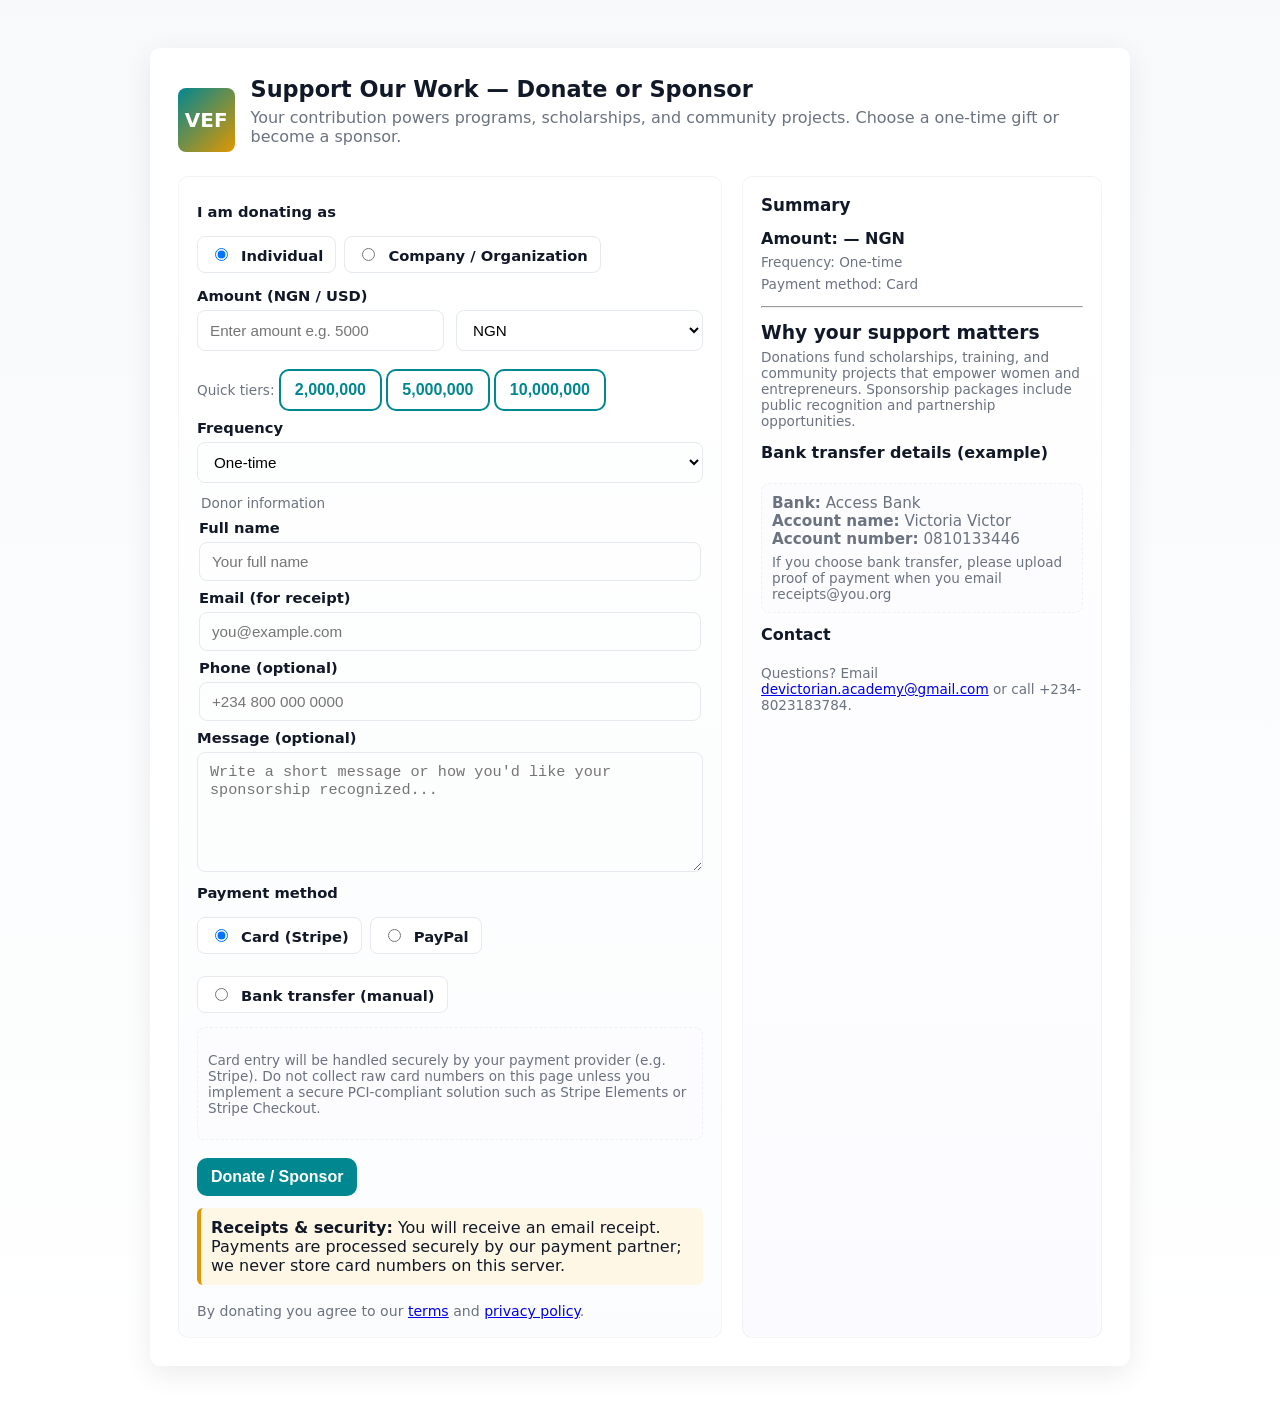
<file: donate.html>
<!doctype html>
<html lang="en">
<head>
  <meta charset="utf-8" />
  <meta name="viewport" content="width=device-width,initial-scale=1" />
  <title>Donate / Sponsor — VEF (VICTORIAN EMPOWERMENT FOUNDATION)</title>
  <meta name="description" content="Support our work — donate or sponsor our programs. Secure payments, receipts and corporate sponsorship options." />
  <style>
    /* Basic modern, responsive styling */
    :root{
      --bg:#f7f9fb;
      --card:#ffffff;
      --accent:#018790; /* change to your brand */
      --accent-2:#E09700;
      --muted:#6b7280;
      --radius:10px;
      --max-width:980px;
    }
    *{box-sizing:border-box}
    body{
      margin:0;
      font-family: Inter, system-ui, -apple-system, "Segoe UI", Roboto, "Helvetica Neue", Arial;
      background:linear-gradient(180deg, var(--bg), #ffffff);
      color:#111827;
      -webkit-font-smoothing:antialiased;
      -moz-osx-font-smoothing:grayscale;
      padding:24px;
      display:flex;
      align-items:flex-start;
      justify-content:center;
      min-height:100vh;
    }
    .container{
      width:100%;
      max-width:var(--max-width);
      background:var(--card);
      border-radius:var(--radius);
      box-shadow:0 8px 28px rgba(2,6,23,0.08);
      padding:28px;
      margin:24px;
    }
    header{
      display:flex;
      gap:16px;
      align-items:center;
      margin-bottom:12px;
    }
    .logo{
      width:64px;height:64px;border-radius:8px;background:linear-gradient(135deg,var(--accent),var(--accent-2));display:flex;align-items:center;justify-content:center;color:white;font-weight:700;font-size:20px;
    }
    h1{font-size:1.4rem;margin:0}
    p.lead{margin:6px 0 18px;color:var(--muted)}
    .grid{
      display:grid;
      grid-template-columns: 1fr 360px;
      gap:20px;
    }
    @media (max-width:920px){ .grid{grid-template-columns: 1fr} }

    /* form card */
    form.card{
      background:linear-gradient(180deg, #fff, #fbfcfd);
      padding:18px;
      border-radius:10px;
      border:1px solid rgba(2,6,23,0.04);
    }
    label{display:block;font-weight:600;margin:8px 0 6px;font-size:0.92rem}
    .hint{font-weight:400;color:var(--muted);font-size:0.9rem;margin-bottom:8px}
    input[type="text"], input[type="email"], input[type="tel"], select, textarea, input[type="number"]{
      width:100%;
      padding:10px 12px;
      border-radius:8px;
      border:1px solid #e6e9ee;
      font-size:0.95rem;
      background:transparent;
    }
    textarea{min-height:120px;resize:vertical}
    .row{display:flex;gap:12px}
    .row .col{flex:1}
    .options{display:flex;gap:8px;flex-wrap:wrap;margin:8px 0}
    .option{
      border:1px solid #e6e9ee;padding:8px 12px;border-radius:8px;cursor:pointer;
      user-select:none;background:white;
    }
    .option input{margin-right:8px}
    .small{font-size:0.85rem;color:var(--muted)}
    .right-card{
      background:linear-gradient(180deg,#fff,#fbfbff);
      padding:18px;border-radius:10px;border:1px solid rgba(2,6,23,0.04);
      height:100%;
    }
    .summary{font-weight:600;margin-top:8px}
    .btn{
      display:inline-block;padding:10px 14px;border-radius:10px;border:0;font-weight:700;
      background:var(--accent);color:white;cursor:pointer;font-size:1rem;margin-top:12px;
    }
    .btn.secondary{background:transparent;color:var(--accent);border:2px solid var(--accent)}
    .muted-box{background:#fcfcff;padding:10px;border-radius:8px;border:1px dashed #eef2f7;color:var(--muted);font-size:0.95rem}
    .notice{background:#fff7e6;border-left:4px solid var(--accent-2);padding:10px;border-radius:6px;margin-top:12px}
    .footer{margin-top:18px;font-size:0.88rem;color:var(--muted)}

    /* accessibility focus */
    input:focus,select:focus,textarea:focus{outline:3px solid rgba(1,135,144,0.14);outline-offset:2px}
    .error{color:#b91c1c;font-size:0.88rem;margin-top:6px}
    .hidden{display:none}
    .small-muted{font-size:0.85rem;color:var(--muted);margin-top:6px}

  </style>
</head>
<body>
  <div class="container" role="main">
    <header>
      <div class="logo" aria-hidden="true">VEF</div>
      <div>
        <h1>Support Our Work — Donate or Sponsor</h1>
        <p class="lead">Your contribution powers programs, scholarships, and community projects. Choose a one-time gift or become a sponsor.</p>
      </div>
    </header>

    <div class="grid" aria-labelledby="donate-heading">
      <section id="form-section" class="card" aria-label="Donation and sponsorship form">
        <form id="donationForm" class="card" novalidate>
          <input type="hidden" name="campaign" value="general-fund" />
          <!-- Donor type -->
          <label for="donorType">I am donating as</label>
          <div class="options" role="radiogroup" aria-labelledby="donorType">
            <label class="option"><input type="radio" name="donorType" value="individual" checked /> Individual</label>
            <label class="option"><input type="radio" name="donorType" value="company" /> Company / Organization</label>
          </div>

          <!-- Amount -->
          <label for="amount">Amount (NGN / USD)</label>
          <div class="row" aria-hidden="false">
            <input id="amount" name="amount" type="number" min="1" step="any" placeholder="Enter amount e.g. 5000" required />
            <select id="currency" name="currency" title="Currency">
              <option value="NGN">NGN</option>
              <option value="USD">USD</option>
              <option value="EUR">EUR</option>
            </select>
          </div>
          <div class="small-muted">Quick tiers:
            <button type="button" class="btn secondary" data-amount="2000">2,000,000</button>
            <button type="button" class="btn secondary" data-amount="5000">5,000,000</button>
            <button type="button" class="btn secondary" data-amount="10000">10,000,000</button>
          </div>

          <!-- recurring -->
          <label for="frequency">Frequency</label>
          <select id="frequency" name="frequency">
            <option value="one_time">One-time</option>
            <option value="monthly">Monthly</option>
            <option value="yearly">Yearly</option>
          </select>

          <!-- sponsorship / corporate fields -->
          <div id="companyFields" class="hidden" aria-hidden="true">
            <label for="companyName">Company / Organization Name</label>
            <input id="companyName" name="companyName" type="text" placeholder="e.g. Acme Ltd" />

            <label for="companyLogo">Company logo (optional)</label>
            <input id="companyLogo" name="companyLogo" type="file" accept="image/*" />

            <label for="sponsorshipTier">Sponsorship Tier</label>
            <select id="sponsorshipTier" name="sponsorshipTier">
              <option value="">Select a tier (optional)</option>
              <option value="bronze">Bronze — branding on web (₦5,000,000)</option>
              <option value="silver">Silver — web + eve888888888888nt mention (₦150,000,000)</option>
              <option value="gold">Gold — partner page + event + press (₦500,000,000)</option>
            </select>
            <p class="small muted-box">Need a tailored sponsorship package? Use the message box below to request a proposal for in-kind or larger partnerships.</p>
          </div>

          <!-- donor details -->
          <fieldset style="border:0;padding:0;margin-top:12px">
            <legend class="small">Donor information</legend>
            <label for="fullName">Full name</label>
            <input id="fullName" name="fullName" type="text" placeholder="Your full name" required />

            <label for="email">Email (for receipt)</label>
            <input id="email" name="email" type="email" placeholder="you@example.com" required />

            <label for="phone">Phone (optional)</label>
            <input id="phone" name="phone" type="tel" placeholder="+234 800 000 0000" />
          </fieldset>

          <label for="message">Message (optional)</label>
          <textarea id="message" name="message" placeholder="Write a short message or how you'd like your sponsorship recognized..."></textarea>

          <!-- payment method choices -->
          <label for="paymentMethod">Payment method</label>
          <div class="options" role="radiogroup" aria-labelledby="paymentMethod">
            <label class="option"><input type="radio" name="paymentMethod" value="card" checked /> Card (Stripe)</label>
            <label class="option"><input type="radio" name="paymentMethod" value="paypal" /> PayPal</label>
            <label class="option"><input type="radio" name="paymentMethod" value="bank" /> Bank transfer (manual)</label>
          </div>

          <!-- card placeholder - real card collection must use Stripe Elements or hosted checkout -->
          <div id="cardPlaceholder" class="muted-box">
            <p class="small">Card entry will be handled securely by your payment provider (e.g. Stripe). Do not collect raw card numbers on this page unless you implement a secure PCI-compliant solution such as Stripe Elements or Stripe Checkout.</p>
          </div>

          <div id="formErrors" class="error" aria-live="polite" role="status"></div>

          <button type="submit" class="btn" id="donateBtn">Donate / Sponsor</button>

          <div class="notice" role="note">
            <strong>Receipts & security:</strong> You will receive an email receipt. Payments are processed securely by our payment partner; we never store card numbers on this server.
          </div>

          <div class="footer">
            By donating you agree to our <a href="#" target="_blank">terms</a> and <a href="#" target="_blank">privacy policy</a>.
          </div>
        </form>
      </section>

      <aside class="right-card" aria-label="Donation summary and info">
        <h2 style="margin-top:0;font-size:1.05rem">Summary</h2>
        <div class="summary" id="summaryAmount">Amount: —</div>
        <div class="small-muted" id="summaryFrequency">Frequency: —</div>
        <div class="small-muted" id="summaryMethod">Payment method: —</div>

        <hr style="margin:14px 0" />
        <h3 style="margin:0.4rem 0 6px">Why your support matters</h3>
        <p class="small-muted">Donations fund scholarships, training, and community projects that empower women and entrepreneurs. Sponsorship packages include public recognition and partnership opportunities.</p>

        <h4 style="margin-top:12px">Bank transfer details (example)</h4>
        <div class="muted-box" id="bankDetails">
          <div><strong>Bank:</strong> Access Bank</div>
          <div><strong>Account name:</strong> Victoria Victor</div>
          <div><strong>Account number:</strong> 0810133446</div>
          <div class="small-muted">If you choose bank transfer, please upload proof of payment when you email receipts@you.org</div>
        </div>

        <h4 style="margin-top:12px">Contact</h4>
        <p class="small-muted">Questions? Email <a href="mailto:devictorian.academy@gmail.com">devictorian.academy@gmail.com</a> or call +234-8023183784.</p>
      </aside>
    </div>
  </div>

  <script>
    // --- small front-end behavior: tier buttons, show company fields, client-side validation, and fake submit flow
    (function(){
      const form = document.getElementById('donationForm');
      const amountInput = document.getElementById('amount');
      const currency = document.getElementById('currency');
      const freq = document.getElementById('frequency');
      const donateBtn = document.getElementById('donateBtn');
      const summaryAmount = document.getElementById('summaryAmount');
      const summaryFrequency = document.getElementById('summaryFrequency');
      const summaryMethod = document.getElementById('summaryMethod');
      const methodRadios = Array.from(document.querySelectorAll('input[name="paymentMethod"]'));
      const donorTypeRadios = Array.from(document.querySelectorAll('input[name="donorType"]'));
      const companyFields = document.getElementById('companyFields');
      const quickBtns = Array.from(document.querySelectorAll('button[data-amount]'));
      const errorsEl = document.getElementById('formErrors');

      // quick amount buttons
      quickBtns.forEach(b => b.addEventListener('click', e => {
        const v = Number(e.currentTarget.dataset.amount);
        amountInput.value = v;
        updateSummary();
      }));

      // toggle company fields
      function updateDonorType(){
        const type = donorTypeRadios.find(r=>r.checked).value;
        if(type === 'company'){
          companyFields.classList.remove('hidden');
          companyFields.setAttribute('aria-hidden','false');
        } else {
          companyFields.classList.add('hidden');
          companyFields.setAttribute('aria-hidden','true');
        }
      }
      donorTypeRadios.forEach(r=>r.addEventListener('change', updateDonorType));
      updateDonorType();

      // summary update
      function updateSummary(){
        const amt = amountInput.value ? Number(amountInput.value).toLocaleString() : '—';
        summaryAmount.textContent = 'Amount: ' + amt + ' ' + currency.value;
        summaryFrequency.textContent = 'Frequency: ' + (freq.value === 'one_time' ? 'One-time' : (freq.value.charAt(0).toUpperCase()+freq.value.slice(1)));
        const method = methodRadios.find(r=>r.checked).value;
        summaryMethod.textContent = 'Payment method: ' + (method === 'card' ? 'Card' : method === 'paypal' ? 'PayPal' : 'Bank transfer');
      }
      // update when inputs change
      [amountInput, currency, freq].forEach(el => el.addEventListener('change', updateSummary));
      methodRadios.forEach(r => r.addEventListener('change', updateSummary));
      updateSummary();

      // basic form validation
      function validate(){
        errorsEl.textContent = '';
        if(!amountInput.value || Number(amountInput.value) <= 0){
          errorsEl.textContent = 'Please enter a valid donation amount.';
          amountInput.focus();
          return false;
        }
        const fullName = form.fullName.value.trim();
        const email = form.email.value.trim();
        if(!fullName){ errorsEl.textContent = 'Please enter your full name.'; form.fullName.focus(); return false; }
        if(!email || !/^\S+@\S+\.\S+$/.test(email)){ errorsEl.textContent = 'Please enter a valid email address.'; form.email.focus(); return false; }
        return true;
      }

      // submit handler: DO NOT process payments here; call your backend to create payment session
      form.addEventListener('submit', async function(evt){
        evt.preventDefault();
        if(!validate()) return;

        donateBtn.disabled = true;
        donateBtn.textContent = 'Processing...';

        // Gather form data
        const fd = new FormData(form);

        // Example: call your server to create a payment session (Stripe/PayPal)
        // Replace '/create-payment-intent' with your backend route that creates payment session & returns {checkoutUrl} or {clientSecret}
        // This is a placeholder network request — implement server-side securely (do not send secret keys from client).
        try {
          const payload = {
            amount: Number(fd.get('amount')),
            currency: fd.get('currency'),
            frequency: fd.get('frequency'),
            donorType: fd.get('donorType'),
            fullName: fd.get('fullName'),
            email: fd.get('email'),
            phone: fd.get('phone'),
            message: fd.get('message'),
            sponsorshipTier: fd.get('sponsorshipTier'),
            paymentMethod: fd.get('paymentMethod')
          };

          // NOTE: This fetch below will fail if you don't implement the endpoint.
          // It's intentionally here as a template for integration.
          const resp = await fetch('/create-payment-session', {
            method:'POST',
            headers:{ 'Content-Type':'application/json' },
            body: JSON.stringify(payload)
          });

          if(!resp.ok){
            const text = await resp.text();
            throw new Error('Server error: ' + text);
          }
          const result = await resp.json();

          // Two common flows:
          // 1) Server returns {checkoutUrl} (redirect user to payment page like Stripe Checkout or PayPal)
          // 2) Server returns {clientSecret} for Stripe Elements — then confirmCardPayment on client
          if(result.checkoutUrl){
            // redirect user to checkout (recommended)
            window.location.href = result.checkoutUrl;
            return;
          } else if(result.clientSecret){
            // If using Stripe Elements you'd call stripe.confirmCardPayment(clientSecret, ...) here.
            // This is a placeholder to illustrate flow.
            alert('Payment client secret received. Integrate Stripe Elements to complete payment.');
            donateBtn.disabled = false;
            donateBtn.textContent = 'Donate / Sponsor';
            return;
          } else {
            // fallback: server accepted and immediate offline instructions
            alert('Thank you! Your support was recorded. You will receive an email receipt shortly.');
            window.location.href = '/thank-you';
            return;
          }
        } catch(err){
          console.error(err);
          errorsEl.textContent = 'Could not start payment: ' + (err && err.message ? err.message : 'network error');
        } finally {
          donateBtn.disabled = false;
          donateBtn.textContent = 'Donate / Sponsor';
        }
      });

      // Accessibility: make option labels act like radios/checkboxes
      document.querySelectorAll('.option').forEach(opt=>{
        opt.addEventListener('click', function(e){
          const input = opt.querySelector('input');
          if(input){
            input.checked = true;
            input.dispatchEvent(new Event('change',{bubbles:true}));
            updateSummary();
            if(input.name === 'donorType') updateDonorType();
          }
        });
      });

    })();
  </script>
</body>
</html>
</file>
